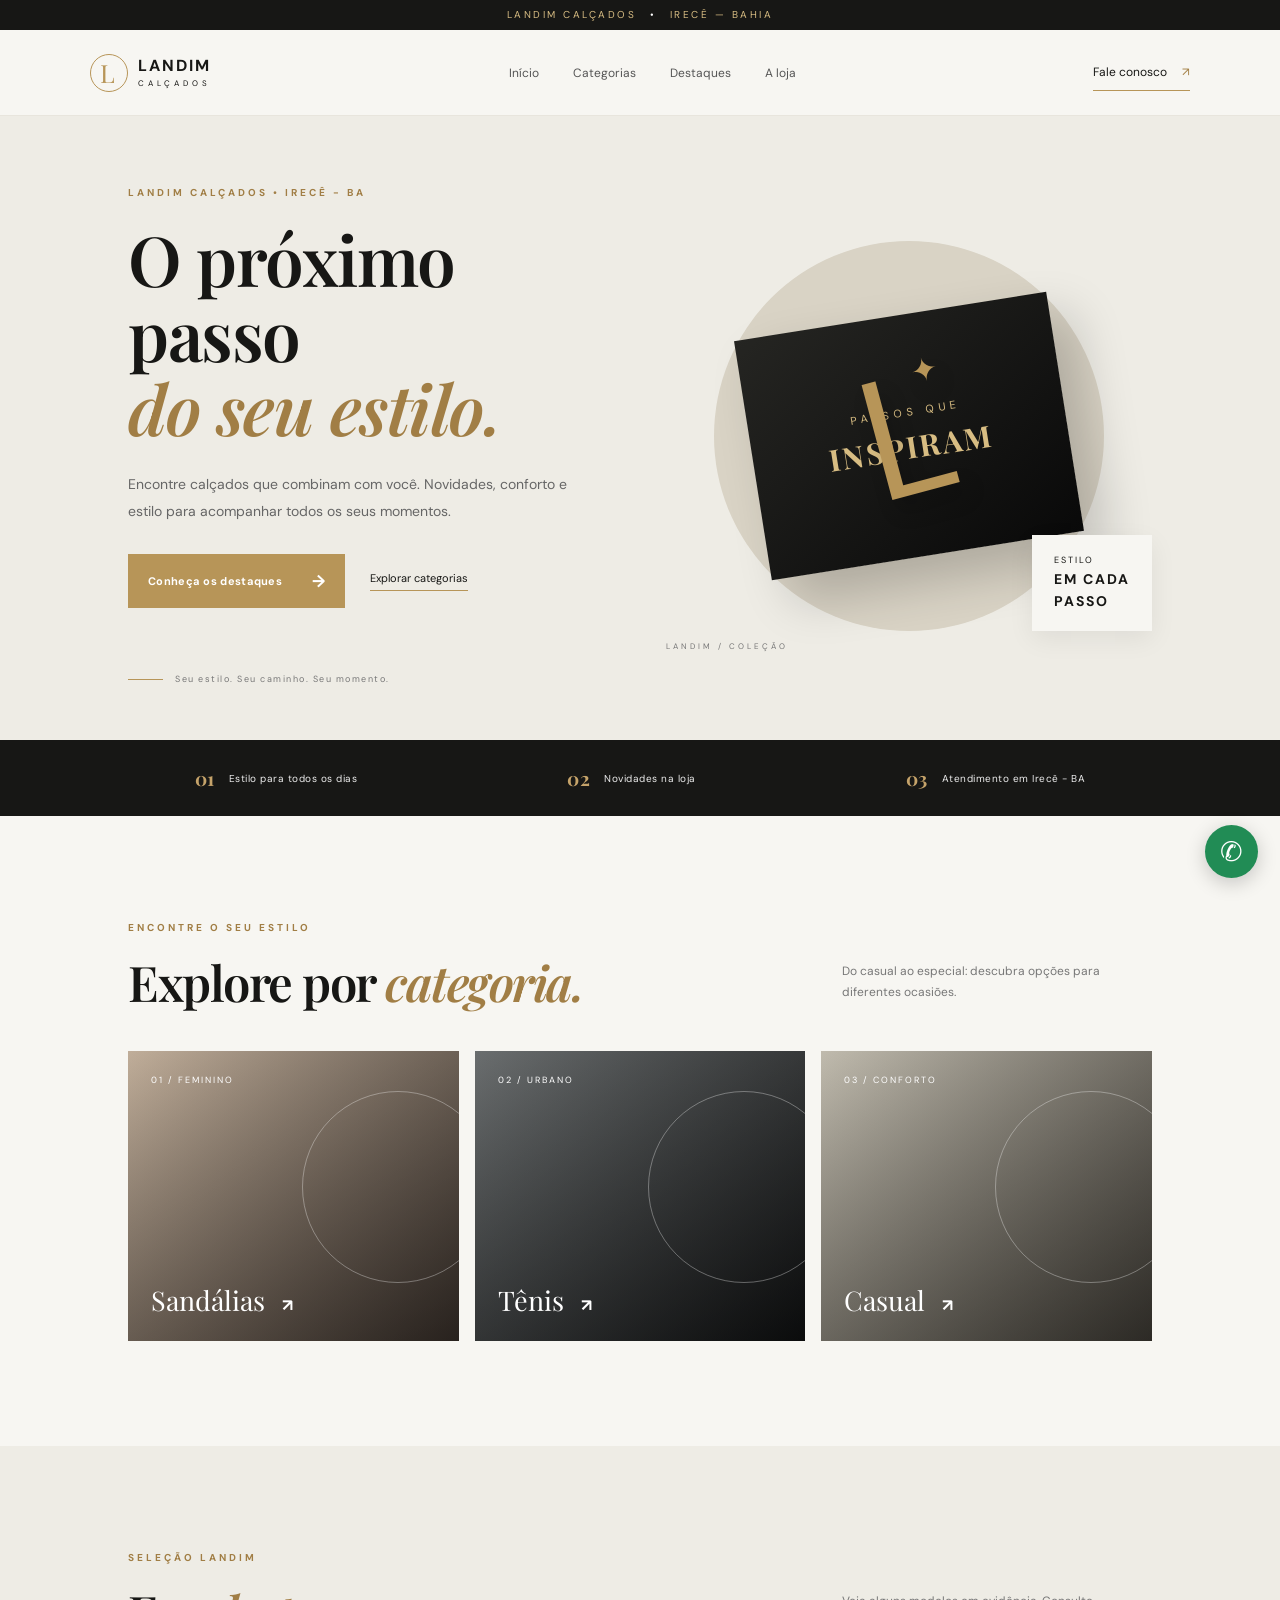
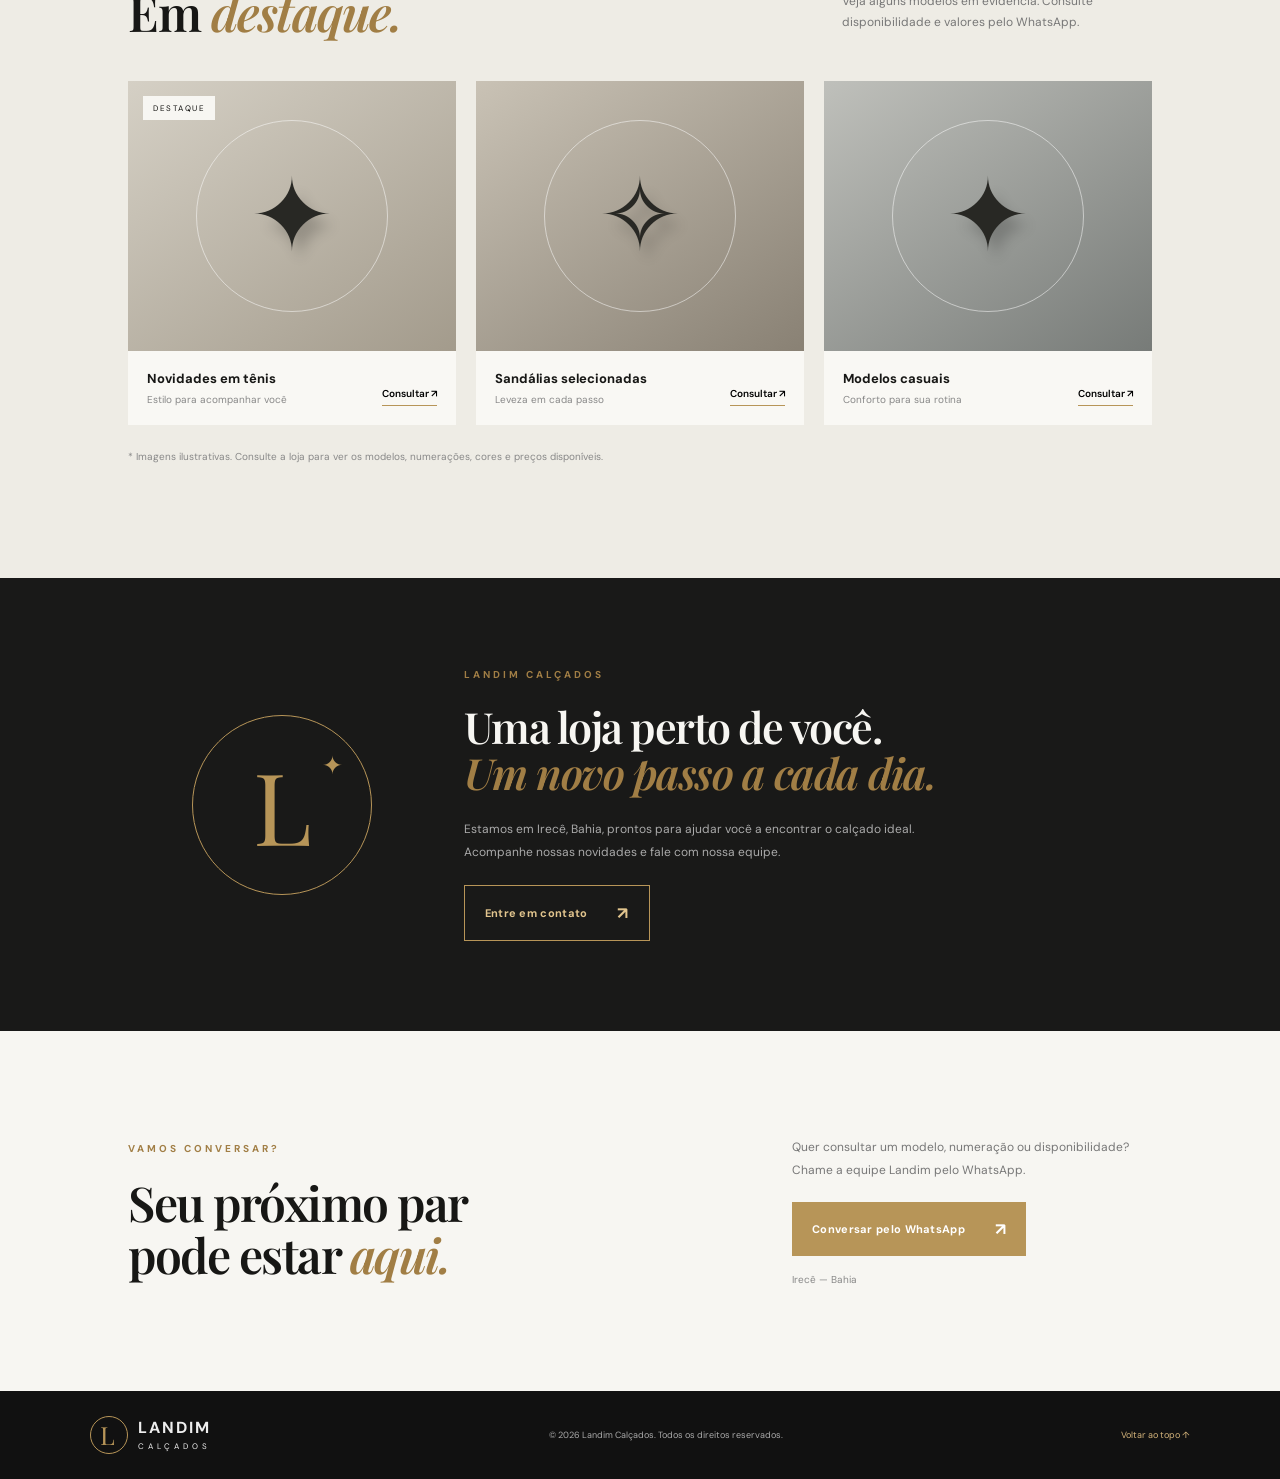
<file: index.html>
<!DOCTYPE html>
<html lang="pt-BR">
<head>
  <meta charset="UTF-8">
  <meta name="viewport" content="width=device-width, initial-scale=1.0">
  <meta name="description" content="Landim Calçados — tênis, sandálias e calçados em Irecê, Bahia.">
  <meta name="theme-color" content="#111111">
  <title>Landim Calçados | Seu estilo começa aqui</title>
  <link rel="preconnect" href="https://fonts.googleapis.com">
  <link rel="preconnect" href="https://fonts.gstatic.com" crossorigin>
  <link href="https://fonts.googleapis.com/css2?family=DM+Sans:wght@400;500;600;700&family=Playfair+Display:wght@600;700&display=swap" rel="stylesheet">
  <link rel="stylesheet" href="style.css">
  <script src="script.js" defer></script>
</head>
<body>
  <div class="topbar">LANDIM CALÇADOS <span>•</span> IRECÊ — BAHIA</div>
  <header class="header">
    <a class="brand" href="#inicio" aria-label="Landim Calçados - início">
      <span class="brand-mark">L</span>
      <span><strong>LANDIM</strong><small>CALÇADOS</small></span>
    </a>
    <button class="menu-toggle" id="menuToggle" aria-label="Abrir menu" aria-expanded="false">☰</button>
    <nav class="nav" id="mainNav">
      <a href="#inicio">Início</a><a href="#categorias">Categorias</a><a href="#destaques">Destaques</a><a href="#sobre">A loja</a>
    </nav>
    <a class="header-cta" href="#contato">Fale conosco <span>↗</span></a>
  </header>

  <main>
    <section class="hero" id="inicio">
      <div class="hero-copy">
        <p class="eyebrow">LANDIM CALÇADOS • IRECÊ - BA</p>
        <h1>O próximo passo<br><em>do seu estilo.</em></h1>
        <p class="hero-text">Encontre calçados que combinam com você. Novidades, conforto e estilo para acompanhar todos os seus momentos.</p>
        <div class="hero-actions"><a class="button button-gold" href="#destaques">Conheça os destaques <span>→</span></a><a class="text-link" href="#categorias">Explorar categorias</a></div>
        <div class="hero-note"><span class="note-line"></span><span>Seu estilo. Seu caminho. Seu momento.</span></div>
      </div>
      <div class="hero-art" role="img" aria-label="Composição de calçados em vitrine">
        <div class="hero-circle"></div>
        <div class="hero-card hero-card-back"><span>PASSOS QUE</span><b>INSPIRAM</b></div>
        <div class="hero-shoe">L<span>✦</span></div>
        <div class="hero-stamp">ESTILO<br><b>EM CADA<br>PASSO</b></div>
        <div class="hero-caption">LANDIM / COLEÇÃO</div>
      </div>
    </section>

    <section class="trust-strip">
      <div><b>01</b><span>Estilo para todos os dias</span></div>
      <div><b>02</b><span>Novidades na loja</span></div>
      <div><b>03</b><span>Atendimento em Irecê - BA</span></div>
    </section>

    <section class="section categories" id="categorias">
      <div class="section-heading"><div><p class="eyebrow">ENCONTRE O SEU ESTILO</p><h2>Explore por <em>categoria.</em></h2></div><p>Do casual ao especial: descubra opções para diferentes ocasiões.</p></div>
      <div class="category-grid">
        <a class="category-card category-one" href="#destaques"><span class="category-number">01 / FEMININO</span><span class="category-name">Sandálias <b>↗</b></span></a>
        <a class="category-card category-two" href="#destaques"><span class="category-number">02 / URBANO</span><span class="category-name">Tênis <b>↗</b></span></a>
        <a class="category-card category-three" href="#destaques"><span class="category-number">03 / CONFORTO</span><span class="category-name">Casual <b>↗</b></span></a>
      </div>
    </section>

    <section class="section featured" id="destaques">
      <div class="section-heading"><div><p class="eyebrow">SELEÇÃO LANDIM</p><h2>Em <em>destaque.</em></h2></div><p>Veja alguns modelos em evidência. Consulte disponibilidade e valores pelo WhatsApp.</p></div>
      <div class="product-grid" id="productGrid">
        <article class="product-card"><div class="product-image product-image-1"><span class="product-tag">DESTAQUE</span><span class="shoe-shape">✦</span></div><div class="product-info"><div><h3>Novidades em tênis</h3><p>Estilo para acompanhar você</p></div><button class="product-link" data-product="Novidades em tênis">Consultar ↗</button></div></article>
        <article class="product-card"><div class="product-image product-image-2"><span class="shoe-shape">✧</span></div><div class="product-info"><div><h3>Sandálias selecionadas</h3><p>Leveza em cada passo</p></div><button class="product-link" data-product="Sandálias selecionadas">Consultar ↗</button></div></article>
        <article class="product-card"><div class="product-image product-image-3"><span class="shoe-shape">✦</span></div><div class="product-info"><div><h3>Modelos casuais</h3><p>Conforto para sua rotina</p></div><button class="product-link" data-product="Modelos casuais">Consultar ↗</button></div></article>
      </div>
      <p class="catalog-note">* Imagens ilustrativas. Consulte a loja para ver os modelos, numerações, cores e preços disponíveis.</p>
    </section>

    <section class="about" id="sobre">
      <div class="about-symbol">L<span>✦</span></div>
      <div><p class="eyebrow">LANDIM CALÇADOS</p><h2>Uma loja perto de você.<br><em>Um novo passo a cada dia.</em></h2><p>Estamos em Irecê, Bahia, prontos para ajudar você a encontrar o calçado ideal. Acompanhe nossas novidades e fale com nossa equipe.</p><a class="button button-outline" href="#contato">Entre em contato <span>↗</span></a></div>
    </section>

    <section class="contact section" id="contato">
      <div><p class="eyebrow">VAMOS CONVERSAR?</p><h2>Seu próximo par<br>pode estar <em>aqui.</em></h2></div>
      <div class="contact-side"><p>Quer consultar um modelo, numeração ou disponibilidade? Chame a equipe Landim pelo WhatsApp.</p><a class="button button-gold" id="whatsappMain" href="#">Conversar pelo WhatsApp <span>↗</span></a><small>Irecê — Bahia</small></div>
    </section>
  </main>

  <footer class="footer"><a class="brand brand-footer" href="#inicio"><span class="brand-mark">L</span><span><strong>LANDIM</strong><small>CALÇADOS</small></span></a><span>© <span id="year"></span> Landim Calçados. Todos os direitos reservados.</span><a href="#inicio">Voltar ao topo ↑</a></footer>
  <a class="whatsapp-float" id="whatsappFloat" href="#" aria-label="Fale pelo WhatsApp">✆</a>
</body>
</html>
</file>
<file: style.css>
*{box-sizing:border-box}html{scroll-behavior:smooth}body{margin:0;background:#f7f6f2;color:#171715;font-family:"DM Sans",sans-serif}a{color:inherit;text-decoration:none}.topbar{height:30px;background:#171715;color:#d8bd83;text-align:center;font-size:10px;letter-spacing:2.5px;padding:8px}.topbar span{padding:0 8px;color:#fff}.header{height:86px;padding:0 7%;display:flex;align-items:center;justify-content:space-between;background:#f7f6f2;position:sticky;top:0;z-index:20;border-bottom:1px solid #e8e5dd}.brand{display:flex;align-items:center;gap:10px;letter-spacing:2px}.brand-mark{width:38px;height:38px;border:1px solid #b79558;color:#b79558;border-radius:50%;display:grid;place-items:center;font-family:"Playfair Display",serif;font-size:25px}.brand strong{display:block;font-size:16px;line-height:1.1}.brand small{display:block;font-size:8px;letter-spacing:4px;margin-top:4px}.nav{display:flex;gap:34px;font-size:12px;color:#555}.nav a:hover,.text-link:hover{color:#a27e42}.header-cta{font-size:12px;border-bottom:1px solid #b79558;padding:10px 0}.header-cta span{color:#a27e42;margin-left:12px}.menu-toggle{display:none;border:0;background:none;font-size:25px}.hero{min-height:590px;padding:70px 10% 55px;display:grid;grid-template-columns:1fr 1fr;align-items:center;gap:5%;background:#eeece5;overflow:hidden}.eyebrow{font-size:10px;letter-spacing:3px;color:#a17e45;font-weight:700;margin:0 0 22px}.hero h1,.section h2,.about h2,.contact h2{font-family:"Playfair Display",serif;font-size:clamp(43px,5.4vw,72px);line-height:1.08;font-weight:600;letter-spacing:-1.5px;margin:0}.hero h1 em,.section h2 em,.about h2 em,.contact h2 em{color:#a17e45;font-weight:600}.hero-text{max-width:440px;color:#666;font-size:14px;line-height:1.9;margin:26px 0 30px}.hero-actions{display:flex;align-items:center;gap:25px;flex-wrap:wrap}.button{display:inline-flex;align-items:center;justify-content:space-between;gap:30px;padding:16px 20px;font-size:11px;letter-spacing:.3px;font-weight:700;transition:.2s}.button-gold{background:#b79558;color:#fff}.button-gold:hover{background:#92713e;transform:translateY(-2px)}.button span{font-size:17px}.text-link{font-size:11px;border-bottom:1px solid #b79558;padding-bottom:5px}.hero-note{display:flex;align-items:center;gap:12px;margin-top:65px;font-size:9px;letter-spacing:1.5px;color:#777}.note-line{width:35px;height:1px;background:#b79558}.hero-art{height:440px;position:relative;display:grid;place-items:center}.hero-circle{position:absolute;width:min(34vw,390px);height:min(34vw,390px);border-radius:50%;background:#d9d3c5}.hero-card{position:absolute;width:65%;height:55%;background:linear-gradient(145deg,#252522,#090909);color:#d8bd83;box-shadow:20px 25px 50px #0003;display:flex;flex-direction:column;justify-content:center;align-items:center;letter-spacing:5px;font-size:11px;transform:rotate(-9deg)}.hero-card b{font-family:"Playfair Display",serif;font-size:30px;letter-spacing:2px;margin-top:8px}.hero-shoe{position:relative;z-index:2;font-size:170px;color:#b79558;text-shadow:5px 14px 20px #0003;transform:rotate(-15deg)}.hero-shoe span{font-size:32px;position:absolute;right:-5px;top:30px}.hero-stamp{position:absolute;right:0;bottom:25px;z-index:3;background:#f7f6f2;padding:18px 22px;font-size:9px;letter-spacing:2px;line-height:1.6;box-shadow:0 8px 25px #0001}.hero-stamp b{font-size:14px}.hero-caption{position:absolute;left:0;bottom:5px;font-size:8px;letter-spacing:3px;color:#777}.trust-strip{display:flex;justify-content:space-around;padding:25px 7%;background:#171715;color:#eee}.trust-strip div{display:flex;gap:14px;align-items:center;font-size:10px;letter-spacing:.5px}.trust-strip b{color:#c5a36a;font-family:"Playfair Display",serif;font-size:19px}.section{padding:105px 10%}.section-heading{display:flex;align-items:end;justify-content:space-between;gap:30px;margin-bottom:42px}.section-heading h2{font-size:49px}.section-heading>p{max-width:310px;color:#777;font-size:12px;line-height:1.8;margin:0 0 5px}.category-grid{display:grid;grid-template-columns:repeat(3,1fr);gap:16px}.category-card{height:290px;padding:23px;display:flex;flex-direction:column;justify-content:space-between;color:white;position:relative;overflow:hidden;background:#333}.category-card:before{content:"";position:absolute;inset:0;background:linear-gradient(145deg,#ffffff20,#0008)}.category-card:after{content:"";position:absolute;width:190px;height:190px;border:1px solid #ffffff55;border-radius:50%;right:-35px;top:40px}.category-one{background:linear-gradient(135deg,#b7a28b,#55483f)}.category-two{background:linear-gradient(135deg,#55595a,#17191a)}.category-three{background:linear-gradient(135deg,#b7b1a2,#5f5a50)}.category-number,.category-name{position:relative;z-index:1}.category-number{font-size:9px;letter-spacing:2px}.category-name{font-family:"Playfair Display",serif;font-size:27px}.category-name b{font-family:"DM Sans",sans-serif;font-size:17px;margin-left:10px}.featured{background:#eeece5}.product-grid{display:grid;grid-template-columns:repeat(3,1fr);gap:20px}.product-card{background:#f9f8f4}.product-image{height:270px;display:grid;place-items:center;position:relative;overflow:hidden}.product-image-1{background:linear-gradient(145deg,#d5d0c5,#a39b8c)}.product-image-2{background:linear-gradient(145deg,#c9c2b5,#898174)}.product-image-3{background:linear-gradient(145deg,#bfc0bb,#777b78)}.product-image:after{content:"";position:absolute;width:190px;height:190px;border:1px solid #ffffff80;border-radius:50%}.shoe-shape{font-size:100px;color:#282824;text-shadow:8px 12px 14px #0003;z-index:1}.product-tag{position:absolute;left:15px;top:15px;background:#f7f6f2;padding:7px 10px;font-size:8px;letter-spacing:1.5px}.product-info{padding:19px;display:flex;justify-content:space-between;align-items:end;gap:10px}.product-info h3{font-size:13px;margin:0 0 6px}.product-info p{font-size:10px;color:#888;margin:0}.product-link{background:none;border:0;border-bottom:1px solid #b79558;padding:0 0 5px;font:600 10px "DM Sans",sans-serif;cursor:pointer;white-space:nowrap}.catalog-note{font-size:10px;color:#888;margin-top:25px}.about{padding:90px 15%;display:grid;grid-template-columns:200px 1fr;gap:8%;align-items:center;background:#191918;color:#f7f6f2}.about-symbol{width:180px;height:180px;border:1px solid #b79558;border-radius:50%;display:grid;place-items:center;font:100px "Playfair Display",serif;color:#b79558;position:relative}.about-symbol span{font:25px sans-serif;position:absolute;right:28px;top:35px}.about h2{font-size:43px}.about>div>p:not(.eyebrow){max-width:520px;color:#aaa;font-size:12px;line-height:1.9;margin:22px 0}.button-outline{border:1px solid #b79558;color:#e2c58e}.button-outline:hover{background:#b79558;color:#fff}.contact{display:flex;justify-content:space-between;align-items:center;gap:40px}.contact h2{font-size:48px}.contact-side{max-width:360px}.contact-side p{font-size:12px;line-height:1.9;color:#777;margin:0 0 20px}.contact-side small{display:block;color:#888;font-size:10px;margin-top:17px}.footer{padding:25px 7%;background:#111;color:#aaa;display:flex;align-items:center;justify-content:space-between;gap:20px;font-size:9px}.brand-footer{color:#eee}.footer>a:last-child{color:#d4b47b}.whatsapp-float{position:fixed;right:22px;bottom:22px;width:53px;height:53px;border-radius:50%;background:#218c55;color:white;display:grid;place-items:center;font-size:27px;box-shadow:0 5px 20px #0003;z-index:30}.whatsapp-float:hover{transform:translateY(-3px)}@media(max-width:800px){.header{padding:0 5%;height:72px}.menu-toggle{display:block;margin-left:auto;margin-right:18px}.nav{display:none;position:absolute;top:72px;left:0;right:0;background:#f7f6f2;padding:20px 7%;flex-direction:column;gap:20px;border-bottom:1px solid #ddd}.nav.open{display:flex}.header-cta{font-size:10px}.hero{grid-template-columns:1fr;padding:65px 7% 35px;gap:15px}.hero-art{height:330px}.hero-circle{width:280px;height:280px}.hero-card{height:58%;width:65%}.hero-shoe{font-size:135px}.hero-note{margin-top:38px}.trust-strip{padding:20px 5%;gap:15px;flex-wrap:wrap}.trust-strip div{font-size:9px}.section{padding:70px 7%}.section-heading{display:block}.section-heading>p{margin-top:17px}.category-grid,.product-grid{grid-template-columns:1fr 1fr}.category-card{height:230px}.product-card:last-child{display:none}.about{padding:70px 8%;grid-template-columns:1fr;gap:35px}.about-symbol{width:125px;height:125px;font-size:70px}.about h2{font-size:35px}.contact{display:block}.contact-side{margin-top:25px}.footer{flex-wrap:wrap}.footer>span{order:3;width:100%}}@media(max-width:480px){.brand strong{font-size:14px}.brand-mark{width:33px;height:33px}.header-cta{padding:8px 0}.hero h1{font-size:49px}.hero-art{height:290px}.hero-circle{width:245px;height:245px}.hero-card b{font-size:23px}.hero-shoe{font-size:115px}.trust-strip{justify-content:flex-start}.trust-strip div{width:100%}.section-heading h2{font-size:40px}.category-grid,.product-grid{grid-template-columns:1fr}.category-card{height:210px}.product-card:last-child{display:block}.product-image{height:245px}.contact h2{font-size:42px}.footer{align-items:flex-start}.footer>a:last-child{margin-left:auto}}
</file>
